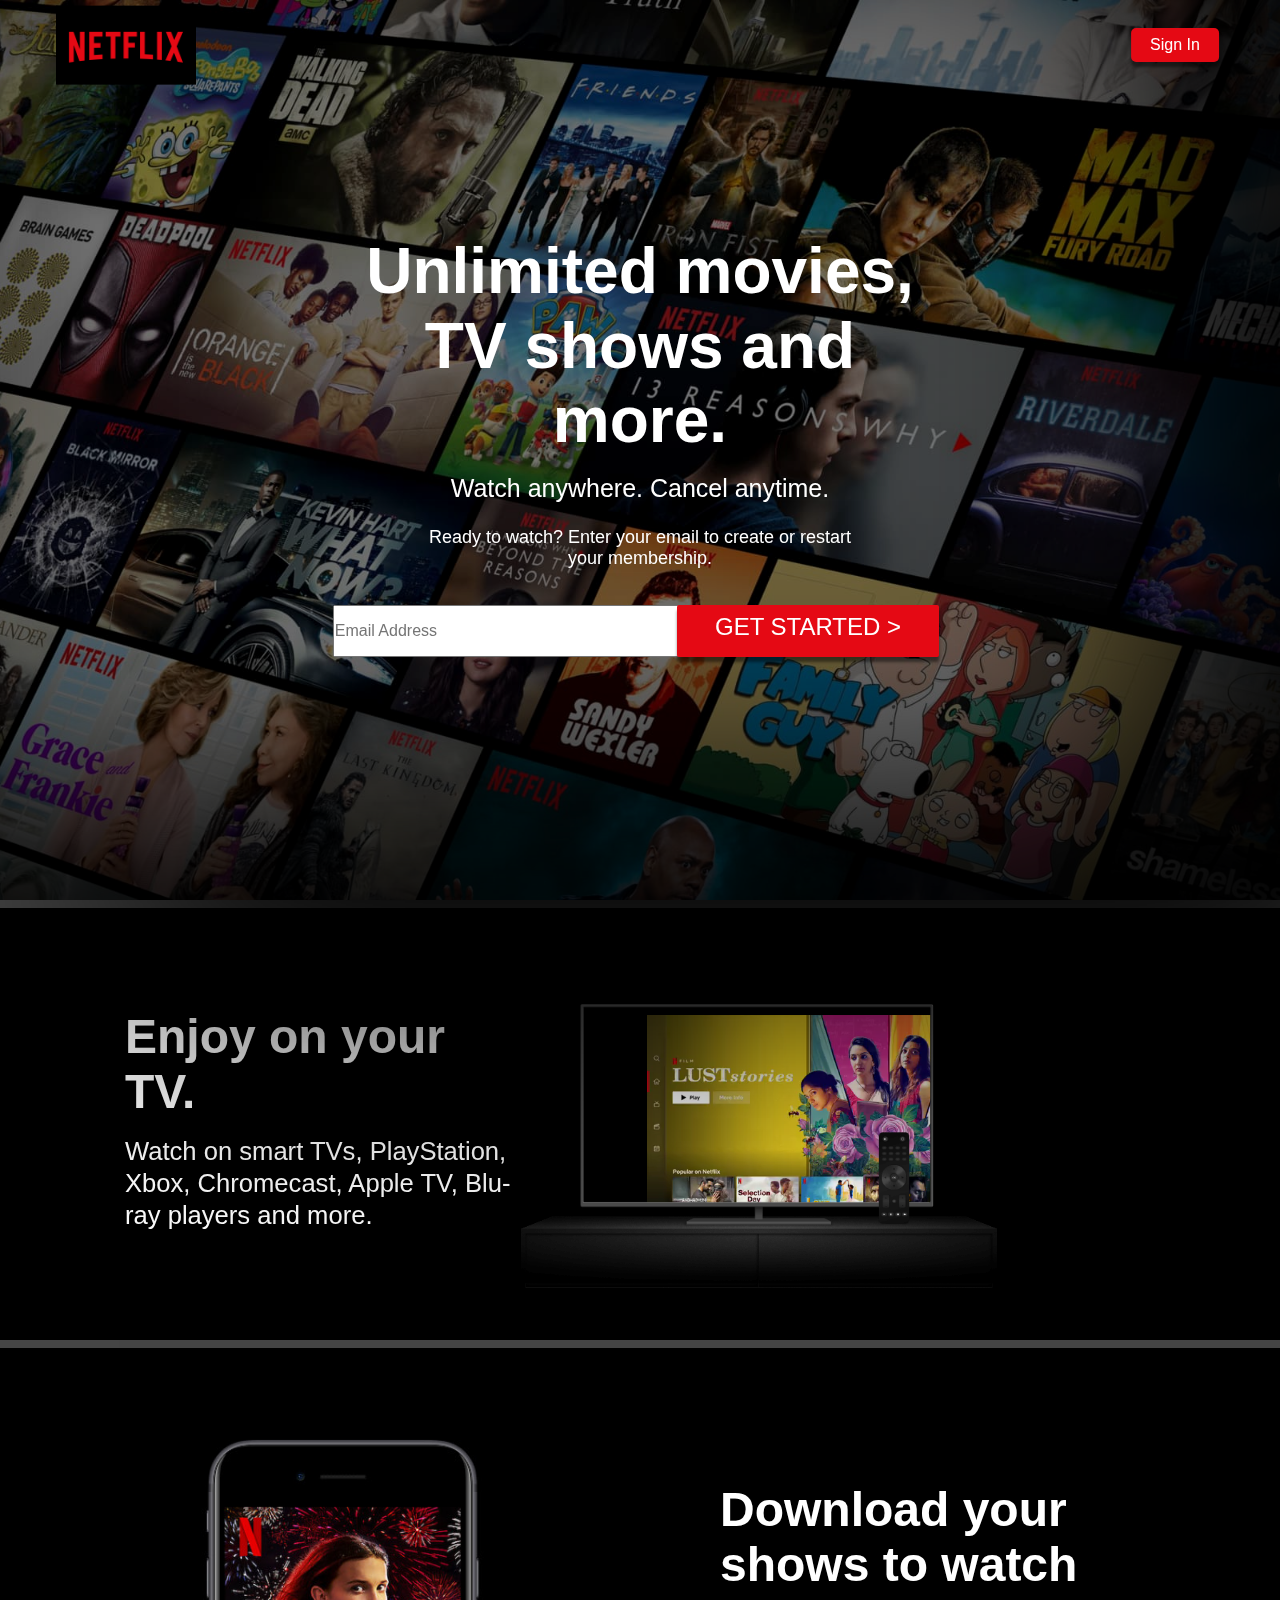
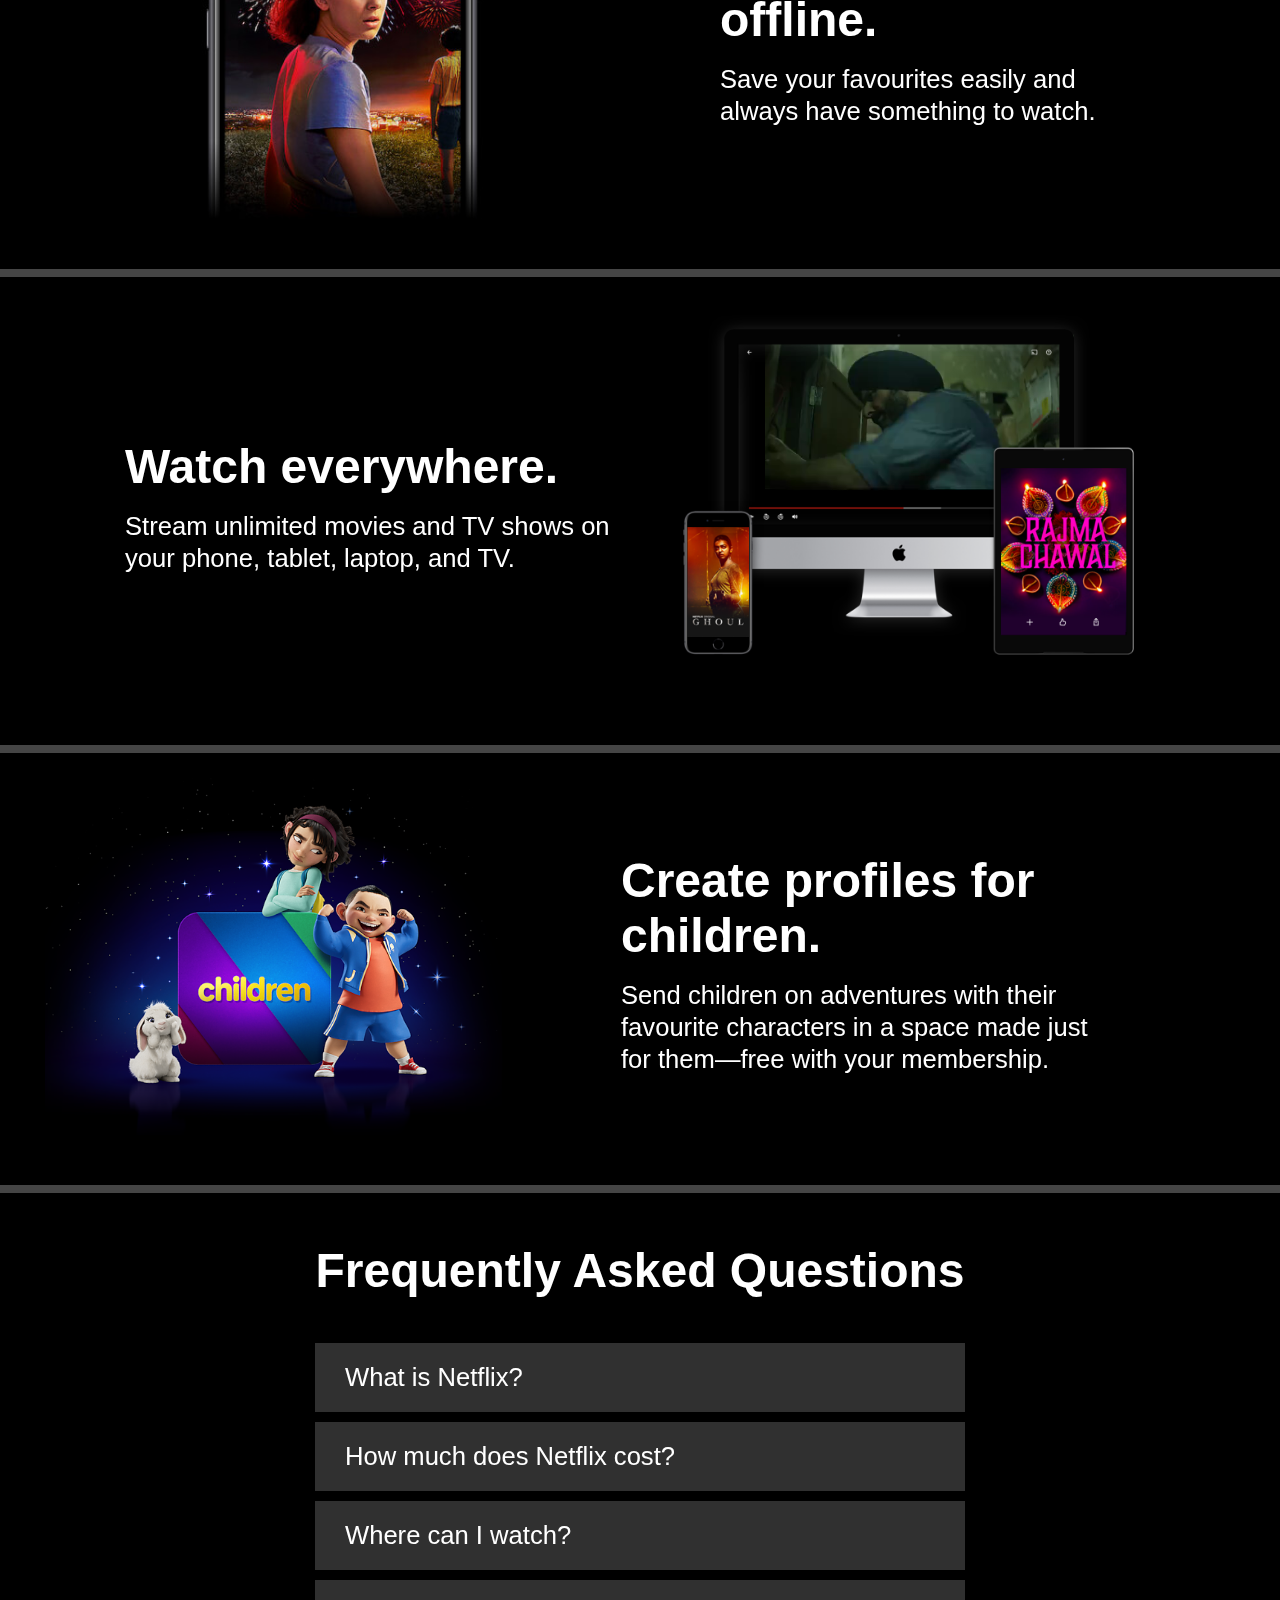
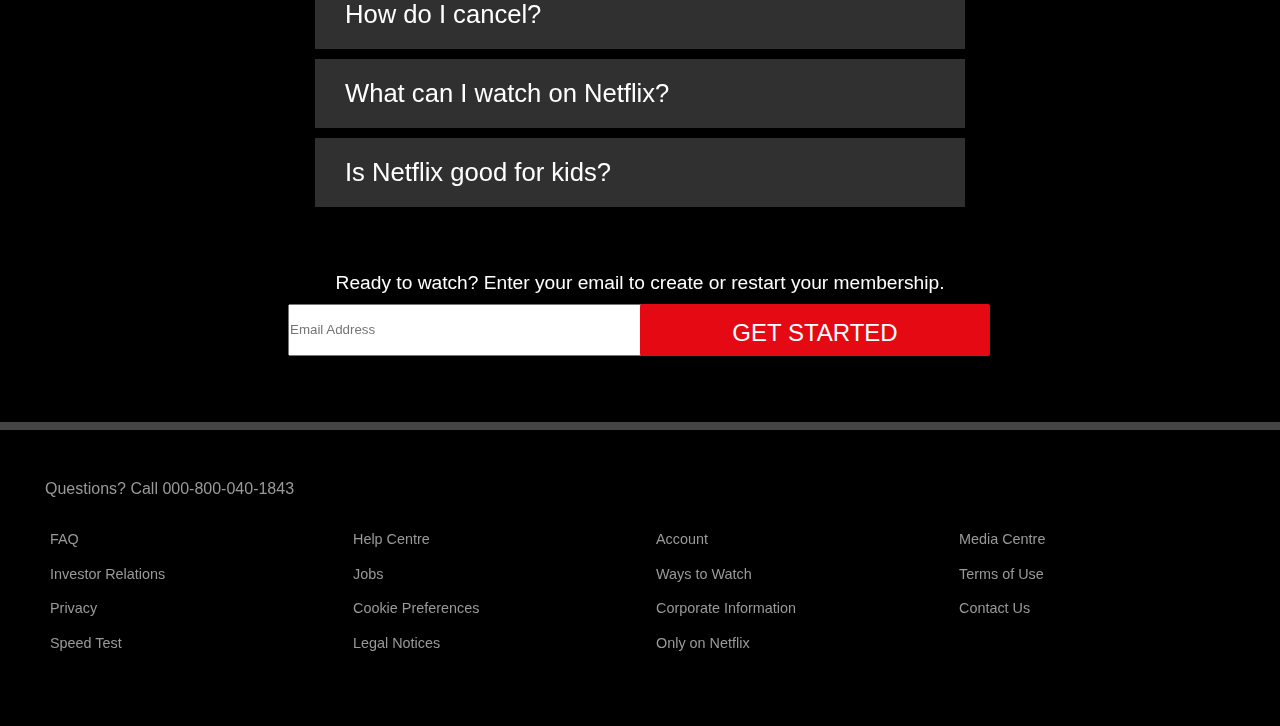
<file: netflix Clone/index.html>
<!DOCTYPE html>
<html lang="en">
<head>
    <meta charset="UTF-8">
    <meta http-equiv="X-UA-Compatible" content="IE=edge">
    <meta name="viewport" content="width=device-width, initial-scale=1.0">
    <title>Netflix</title>
    <link rel = "stylesheet" href = "./css/style.css">
</head>
<body>
    <header class = "showcase">
        <div class="showcase-top">
            <img src = "./images and logo/logo.png"  alt = "Netflix logo">
            <a href = "#" class = "btn btn-rounded">Sign In</a>
        </div>
        <div class="showcase-content">
            <h1>Unlimited movies, TV shows and more.</h1>
            <h3>Watch anywhere. Cancel anytime.</h3>
            <p>Ready to watch? Enter your email to create or restart your membership.</p>
            <input type = "email" name = "email" id = "mail" placeholder="Email Address">
            <a href = "#" class = "btn btn-lg">Get Started ></a>
        </div>
    </header>

    <section class = "style-cards">
        <div class="card-1">
            <div class="desc-1">
                <h1>Enjoy on your TV.</h1>
                <h3>Watch on smart TVs, PlayStation, Xbox, Chromecast, Apple TV, Blu-ray players and more.</h3>
            </div> 
            <img src = "./images and logo/tv.png" alt = "Netflix Tv">
            <video  class = "video-1" autoplay = "" playsinline= "" muted ="" loop = ""><source src = "./images and logo/1.m4v" type = "video/mp4"></video>
        </div>

        <div class="card-2">
            <img src = "./images and logo/3.jpg" alt = "Netflix Mobile">
            <div class="desc-2">
                <h1>Download your shows to watch offline.</h1>
                <h3>Save your favourites easily and always have something to watch.</h3>
            </div> 
        </div>

        <div class="card-3">
            <div class="desc-3">
                <h1>Watch everywhere.</h1>
                <h3>Stream unlimited movies and TV shows on your phone, tablet, laptop, and TV.</h3>
            </div> 
            <img src = "./images and logo/4.png" alt = "Device-Pile-In">
            <video  class = "video-2" autoplay = "" playsinline= "" muted ="" loop = ""><source src = "./images and logo/2.m4v" type = "video/mp4"></video>
        </div>

        <div class="card-0">
            <img src = "./images and logo/kids.png" alt = "Netflix Mobile">
            <div class="desc-0">
                <h1>Create profiles for children.</h1>
                <h3>Send children on adventures with their favourite characters in a space made just for them—free with your membership.</h3>
            </div> 
        </div>
    </section>

    <section class = "lastsec">
        <div class="faq">
            <h1>Frequently Asked Questions</h1>
            <ul class = "questions">
                <li>What is Netflix?</li>
                <li>How much does Netflix cost?</li>
                <li>Where can I watch?</li>
                <li>How do I cancel?</li>
                <li>What can I watch on Netflix?</li>
                <li>Is Netflix good for kids?</li>
            </ul>
            <p>Ready to watch? Enter your email to create or restart your membership.</p>
            <div class="input">
                <input type = "email" name = "email" placeholder="Email Address">
                <a href = "#" class = "btn-rounded"><button>GET STARTED</button></a>
            </div>
        </div>
    </section>

    <footer class = "footer">
        <p>Questions? Call 000-800-040-1843</p>
        <div class="footer-cols">
            <ul>
                <li><a href = "#">FAQ</a></li>
                <li><a href = "#">Investor Relations</a></li>
                <li><a href = "#">Privacy</a></li>
                <li><a href = "#">Speed Test</a></li>
            </ul>
            <ul>
                <li><a href = "#">Help Centre</a></li>
                <li><a href = "#">Jobs</a></li>
                <li><a href = "#">Cookie Preferences</a></li>
                <li><a href = "#">Legal Notices</a></li>
            </ul>
            <ul>
                <li><a href = "#">Account</a></li>
                <li><a href = "#">Ways to Watch</a></li>
                <li><a href = "#">Corporate Information</a></li>
                <li><a href = "#">Only on Netflix</a></li>
            </ul>
            <ul>
                <li><a href = "#">Media Centre</a></li>
                <li><a href = "#">Terms of Use</a></li>
                <li><a href = "#">Contact Us</a></li>
            </ul>
        </div>

    </footer>
    
    
</body>
</html>
</file>
<file: netflix Clone/css/style.css>
:root{
    --primary-color:#e50914;
    --dark-color:#141414;
    --light-color:#f4f4f4;
}

*{
    margin:0;
    padding: 0;
}

body{
    font-family: Arial, Helvetica, sans-serif;
    background-color: #000;
    color:#999999;
}

ul{
    list-style:none;
}

h1,h2,h3,h4{
    color: #fff;
}

h3{
    font-weight: lighter;
}

a{
    color: #fff;
    text-decoration: none;
}

p{
    margin:0 5rem 0;
    font-weight: bold;
    color:#fff;
}

img{
    width:100px;
}

.showcase{
    width: 100%;
    height: 100vh;
    position: relative;
    background: url("../images and logo/1.jpg");
    background-repeat: no-repeat;
    background-position: center center;
    background-size:cover;
}

.showcase::after{
    content: "";
    position: absolute;
    top:0;
    left:0;
    width: 100%;
    height: 100%;
    z-index: 1;
    background: rgba(0,0,0,0.4);
    box-shadow: 120px 100px 250px #000, inset -120px -100px 250px #000;
}

.showcase-top{
    position: relative;
    z-index: 2;
    height: 90px;
}

.showcase-top img{
    width:140px;
    position: absolute;
    top:50%;
    left:0;
    transform: translate(40%,-50%);
}

.showcase-top a{
    position: absolute;
    top:50%;
    right: 0;
    transform: translate(-60%,-50%);
}

.showcase-content{
    position: relative;
    margin:0 26%;
    z-index: 2;
    display:flex;
    flex-direction: column;
    justify-content: center;
    text-align:center;
    align-items: center;
    margin-top: 9rem;
}

.showcase-content h1{
    font-weight: 700;
    font-size: 64px;
    margin: 0 30px;
    max-width: 800px;
    line-height: 74.5px;
}

.showcase-content h3{
    color:#fff;
    font-size: 25px;
    margin:16px 0;
}

.showcase-content p{
    font-size: 18px;
    font-weight: 300;
    padding-top: 0.5rem;
    padding-bottom: 1rem;
}

.showcase-content input{
    position: absolute;
    left:0;
    bottom:-8vh;
    width:454px;
    height: 3rem;
    font-size: 1rem;
    padding-right: 0.5rem;

}

.btn{
    display: inline-block;
    background:var(--primary-color);
    color:white;
    padding:0.5rem 1.2rem;
    text-align:center;
    font-size: 1rem;
    border: none;
    cursor: pointer;
    border-radius: 2px;
    outline: none;
    margin-right:0.5rem;
    box-shadow: 0 5px 3px rgba(0,0,0,0.45);
}

.btn:hover{
    opacity: 0.9;
}

.btn-rounded{
    border-radius:5px;
}

.showcase-content .btn-lg{
    position: absolute;
    right:0;
    bottom:-8vh;
    padding:0.5rem 1.2rem;
    font-size: 1.5rem;
    text-transform: uppercase;
    height: 36px;
    width: 14rem;
}

.card-1,
.card-2,
.card-3,
.card-0,
.lastsec,
.footer{
    border-top : 8px rgb(69,69,69) solid;
    padding: 50px;
}

.card-0{
    position: relative;
    display: inline-grid;
    grid-template-columns: 40% 50%;
    text-align: left;
    align-items: center;
    padding: 25px 45px 50px;
}

.desc-0{
    padding-left: 100px;
}

.card-0 img {
    width: 100%;
}

.card-2{
    position: relative;
    display: inline-grid;
    grid-template-columns: 50% 40%;
    text-align: left;
    align-items: center;
    padding: 25px 45px 50px;
}

.desc-2{
    padding-left: 80px;
}

.card-2 img{
    width: 100%;
}

.card-1{
    position: relative;
    display: inline-grid;
    grid-template-columns: 50% 40%;
    text-align: left;
    align-items: center;
    padding: 25px 45px 50px;
}

.desc-1{
    padding-left: 80px;
    
}

.style-cards h1{
    font-size: 3rem;
    padding: 1rem;
    padding-left: 0;
}

.style-cards h3{
    font-size: 1.6rem;
    line-height: 2rem;
}

.card-1 video{
    position: relative;
    width: 100%;
    height: 54%;
    grid-column: 2/2;
    grid-row: 1/2;
    z-index: -1;
}

.card-1 img{
    width: 80%;
    grid-column: 2/2;
    grid-row: 1/2;
}

.card-1{
    position: relative;
    display: inline-grid;
    grid-template-columns: 40% 50%;
    text-align: left;
    align-items: center;
    padding: 25px 45px 50px;
}

.desc-2{
    padding-left: 80px;
    padding-right: 20px;
}

.card-3{
    position: relative;
    display: inline-grid;
    grid-template-columns: 50% 40%;
    text-align: left;
    align-items: center;
    padding: 25px 45px 50px;
}

.desc-3{
    padding-left: 80px;
    padding-right: 20px;
}

.card-3 img{
    width:110%;
    grid-column: 2/2;
    grid-row: 1/2;
}

.card-3 video{
    position: relative;
    top:-87px;
    left:125px;
    width:65%;
    height: 78%;
    grid-column: 2/2;
    grid-row: 1/2;
    z-index: -1;
}

.faq{
    text-align: center;
}

.faq h1{
    padding-bottom: 40px;
    font-size: 3rem;
}

.questions{
    display: flex;
    flex-direction: column;
    flex-basis: 40%;
    align-items: center;
}

.questions li{
    padding: 20px 30px;
    margin: 5px;
    font-size: 1.6rem;
    background-color: #303030;
    color: #fff;
    text-align: left;
    width: 50%;
}

.faq p{
    padding-top: 60px;
    font-size: 1.2rem;
    font-weight: 200;
}

.input{
    display: inline-grid;
    align-items: center;
    grid-template-columns: 50% 40%;
    margin-top: 10px;
    padding:0 20px;
}

.input input{
    width: 350px;
    height: 3rem;
}

.input button{
    height: 3.25rem;
    width: 350px;
    left: 20px;
    text-align: center;
    background-color: var(--primary-color);
    font-size: 1.5rem;
    padding: 15px 12px;
    border-radius: 2px;
    border:none;
    color: #fff;
}

.footer{
    max-width: 100%;
    margin: 1rem auto;
    overflow: auto;
}

.footer,
.footer a{
    color: #999999;
    font-size: 0.9rem;
}

.footer p{
    margin-bottom: 1.5rem;
    color:#999999;
    font-size: 1rem;
    font-weight: 10;
    margin-left: -5px;
}

.footer .footer-cols{
   display: grid;
   grid-template-columns: repeat(4,1fr);
   grid-gap:2rem; 
}

.footer li{
    line-height: 2.4;
}
</file>
